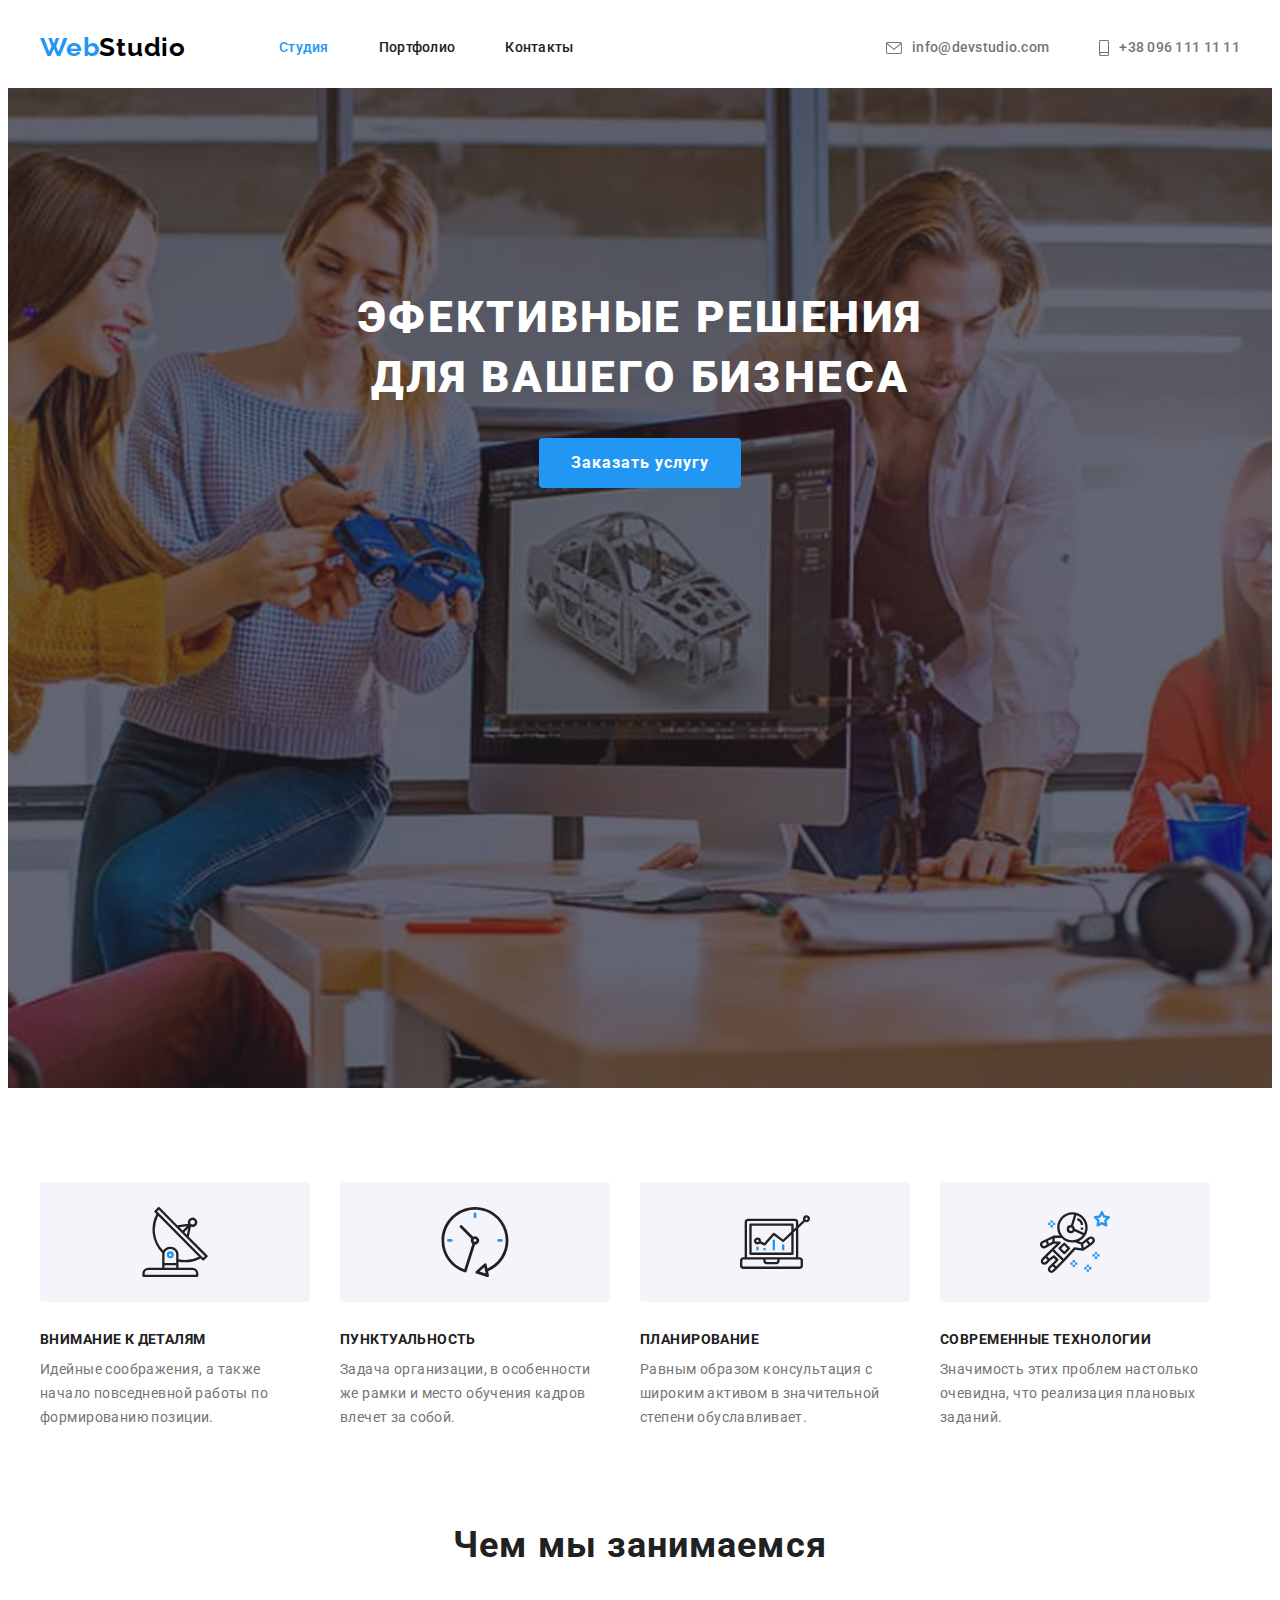
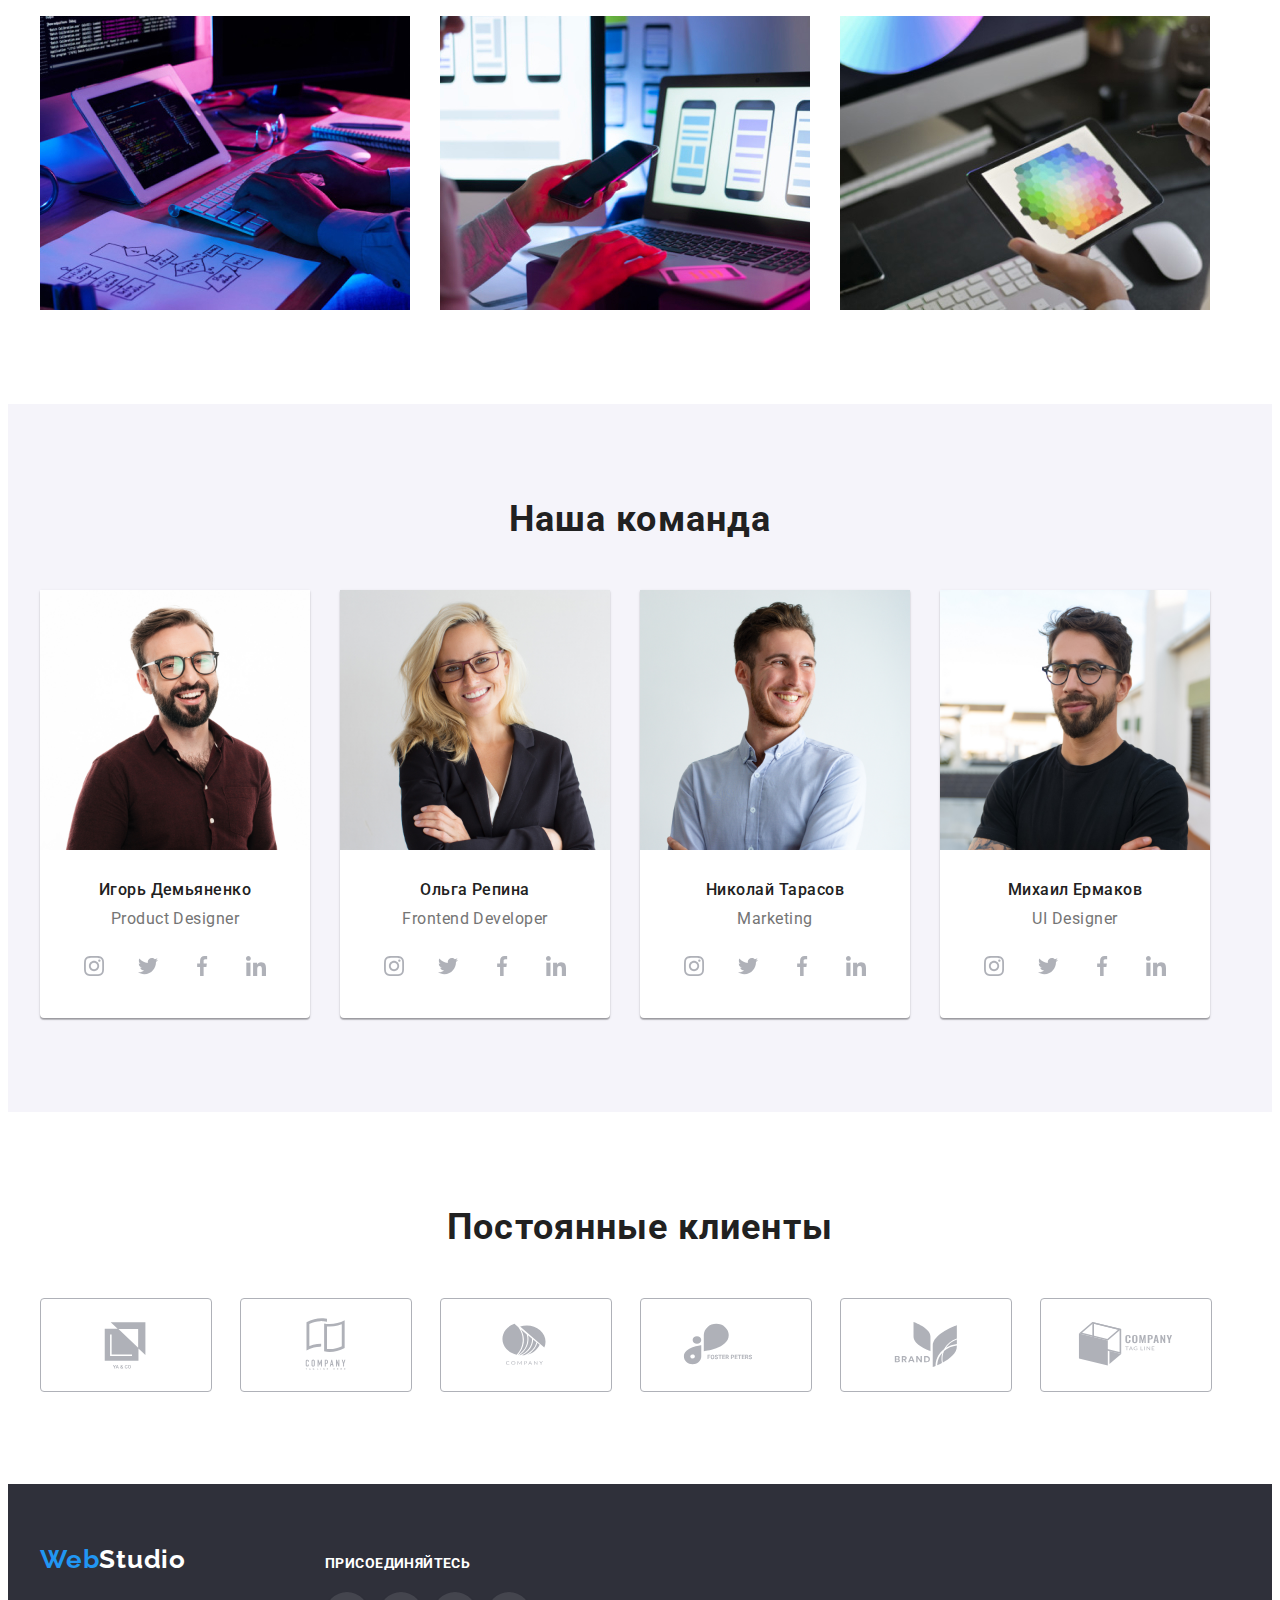
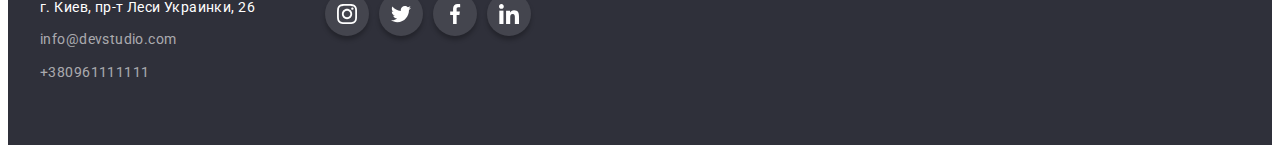
<file: index.html>
<!DOCTYPE html>
<html lang="ru">
<head>
    <meta charset="UTF-8">
    <meta http-equiv="X-UA-Compatible" content="IE=edge">
    <meta name="viewport" content="width=device-width, initial-scale=1.0">
    <title>WebStudio (hw4)</title>
    <link rel="preconnect" href="https://fonts.googleapis.com">
    <link rel="preconnect" href="https://fonts.gstatic.com" crossorigin>
    <link href="https://fonts.googleapis.com/css2?family=Raleway:wght@700&family=Roboto:wght@400;500;700;900&display=swap" rel="stylesheet">
    <link rel="stylesheet" href="https://cdnjs.cloudflare.com/ajax/libs/modern-normalize/1.1.0/modern-normalize.min.css" integrity="sha512-wpPYUAdjBVSE4KJnH1VR1HeZfpl1ub8YT/NKx4PuQ5NmX2tKuGu6U/JRp5y+Y8XG2tV+wKQpNHVUX03MfMFn9Q==" crossorigin="anonymous" referrerpolicy="no-referrer" />
    <link rel="stylesheet" href="./css/style.css">
</head>
<body class="page">
    <header class="container">
        
        <!--Навигация сайта-->
        <div class="main-nav">
            <nav class="main-nav">
                <a href="/" class="logo-link" lang="en">
                    <span class="web">Web</span>Studio
                </a>
            
                <ul class="site-nav list">
                    <li class="item"><a href="/" class="current site-nav-link link">Студия</a></li>
                    <li class="item"><a href="./portfolio.html" class="site-nav-link link">Портфолио</a></li>
                    <li class="item"><a href="" class="site-nav-link link">Контакты</a></li>
                </ul>
            </nav>
            
            <!--Контакты-->
            <ul class="auth-nav list main-nav">
                <li class="item"><a href="mailto:info@devstudio.com" class="auth-nav-link link mail" lang="en">
                    <svg class="icon-mail" width="16" height="12">
                        <use href="./images/icons.svg#icon-mail"></use>
                    </svg>
                        info@devstudio.com</a>
                </li>
                <li class="item"><a href="tel:+380961111111" class="auth-nav-link link tel">
                    <svg class="icon-mail" width="10" height="16">
                        <use href="./images/icons.svg#icon-tel"></use>
                    </svg> 
                        +38 096 111 11 11</a>
                </li>
            </ul>
        </div>
    </header>
    
    <main>
        
        <!--Герой-->
        <section class="backround-hero hero overlay">
            <h1 class="primary-title">ЭФЕКТИВНЫЕ РЕШЕНИЯ<br> ДЛЯ ВАШЕГО БИЗНЕСА</h1>
            <div class="main-button"><button type="button" class="button-primary">Заказать услугу</button></div>
        </section>
        
        <!--Особенности-->
        <section class="section">
            <div class="container">
                <h2 class="secondary-title visually-hidden">Особенности</h2>
                <ul class="list">
                    <li class="list-item antenna">
                        <h3 class="section-qualities">ВНИМАНИЕ К ДЕТАЛЯМ</h3>
                        <p class="section-text">Идейные соображения, а также начало повседневной работы по формированию позиции.</p>
                    </li>
                    <li class="list-item clock">
                        <h3 class="section-qualities">ПУНКТУАЛЬНОСТЬ</h3>
                        <p class="section-text">Задача организации, в особенности же рамки и место обучения кадров влечет за собой.</p>
                    </li>
                    <li class="list-item diagram">
                        <h3 class="section-qualities">ПЛАНИРОВАНИЕ</h3>
                        <p class="section-text">Равным образом консультация с широким активом в значительной степени обуславливает.</p>
                    </li>
                    <li class="list-item astronaut">
                        <h3 class="section-qualities">СОВРЕМЕННЫЕ ТЕХНОЛОГИИ</h3>
                        <p class="section-text">Значимость этих проблем настолько очевидна, что реализация плановых заданий.</p>
                    </li>
                </ul>
            </div>
        </section>
        
        <!--Чем мы занимаемся-->
        <section class="work">
            <div class="container">
                <h2 class="secondary-title">Чем мы занимаемся</h2>
                <ul class="list">
                    <li class="working-list"><img src="./images/box_1.jpg" alt="Программист работает" width="370" height="294"></li>
                    <li class="working-list"><img src="./images/box_2.jpg" alt="Команда работает над мобильным интерфейсом" width="370"></li>
                    <li class="working-list"><img src="./images/box_3.jpg" alt="Веб-дизайнер работает над выбором цвета" width="370"></li>
                </ul>
            </div>
        </section>
        
        <!--Наша команда-->
        <section class="team">
            <div class="container">
                <h2 class="secondary-title">Наша команда</h2>
                <ul class="list card-human">
                    <li class="card">
                        <img src="./images/igor.jpg" alt="Игорь Демьяненко" width="270">
                        <div class="description">
                            <h3 class="team-human">Игорь Демьяненко</h3>
                            <p class="team-text" lang="en">Product Designer</p>
                            <ul class="human-icon">
                                <li class="icon">
                                    <a class="icon-link" href="">
                                        <svg class="icon-network" width="20" height="20">
                                            <use href="./images/icons.svg#icon-instagram"></use>
                                        </svg>
                                    </a>
                                </li>
                                <li class="icon">
                                    <a class="icon-link" href="">
                                        <svg class="icon-network" width="20" height="20">
                                            <use href="./images/icons.svg#icon-twitter"></use>
                                        </svg>
                                    </a>
                                </li>
                                <li class="icon">
                                    <a class="icon-link" href="">
                                        <svg class="icon-network" width="20px" height="20px">
                                            <use href="./images/icons.svg#icon-facebook"></use>
                                        </svg>
                                    </a>
                                </li>
                                <li class="icon">
                                    <a class="icon-link" href="">
                                        <svg class="icon-network" width="20" height="20">
                                            <use href="./images/icons.svg#icon-linkedin"></use>
                                        </svg>
                                    </a>
                                </li>
                            </ul>
                        </div>
                    </li>
                    <li class="card">
                        <img src="./images/olga.jpg" alt="Ольга Репина" width="270">
                        <div class="description">
                            <h3 class="team-human">Ольга Репина</h3>
                            <p class="team-text" lang="en">Frontend Developer</p>
                            <ul class="human-icon">
                                <li class="icon">
                                    <a class="icon-link" href="">
                                        <svg class="icon-network" width="20" height="20">
                                            <use href="./images/icons.svg#icon-instagram"></use>
                                        </svg>
                                    </a>
                                </li>
                                <li class="icon">
                                    <a class="icon-link" href="">
                                        <svg class="icon-network" width="20" height="20">
                                            <use href="./images/icons.svg#icon-twitter"></use>
                                        </svg>
                                    </a>
                                </li>
                                <li class="icon">
                                    <a class="icon-link" href="">
                                        <svg class="icon-network" width="20" height="20">
                                            <use href="./images/icons.svg#icon-facebook"></use>
                                        </svg>
                                    </a>
                                </li>
                                <li class="icon">
                                    <a class="icon-link" href="">
                                        <svg class="icon-network" width="20" height="20">
                                            <use href="./images/icons.svg#icon-linkedin"></use>
                                        </svg>
                                    </a>
                                </li>
                            </ul>
                        </div>
                    </li>
                    <li class="card">
                        <img src="./images/nikolay.jpg" alt="Николай Тарасов" width="270">
                        <div class="description">
                            <h3 class="team-human">Николай Тарасов</h3>
                            <p class="team-text" lang="en">Marketing</p>
                            <ul class="human-icon">
                                <li class="icon">
                                    <a class="icon-link" href="">
                                        <svg class="icon-network" width="20" height="20">
                                            <use href="./images/icons.svg#icon-instagram"></use>
                                        </svg>
                                    </a>
                                </li>
                                <li class="icon">
                                    <a class="icon-link" href="">
                                        <svg class="icon-network" width="20" height="20">
                                            <use href="./images/icons.svg#icon-twitter"></use>
                                        </svg>
                                    </a>
                                </li>
                                <li class="icon">
                                    <a class="icon-link" href="">
                                        <svg class="icon-network" width="20" height="20">
                                            <use href="./images/icons.svg#icon-facebook"></use>
                                        </svg>
                                    </a>
                                </li>
                                <li class="icon">
                                    <a class="icon-link" href="">
                                        <svg class="icon-network" width="20" height="20">
                                            <use href="./images/icons.svg#icon-linkedin"></use>
                                        </svg>
                                    </a>
                                </li>
                            </ul>
                        </div>
                    </li>
                    <li class="card">
                        <img src="./images/michael.jpg" alt="Михаил Ермаков" width="270">
                        <div class="description">
                            <h3 class="team-human">Михаил Ермаков</h3>
                            <p class="team-text" lang="en">UI Designer</p>
                            <ul class="human-icon">
                                <li class="icon">
                                    <a class="icon-link" href="">
                                        <svg class="icon-network" width="20" height="20">
                                            <use href="./images/icons.svg#icon-instagram"></use>
                                        </svg>
                                    </a>
                                </li>
                                <li class="icon">
                                    <a class="icon-link" href="">
                                        <svg class="icon-network" width="20" height="20">
                                            <use href="./images/icons.svg#icon-twitter"></use>
                                        </svg>
                                    </a>
                                </li>
                                <li class="icon">
                                    <a class="icon-link" href="">
                                        <svg class="icon-network" width="20" height="20">
                                            <use href="./images/icons.svg#icon-facebook"></use>
                                        </svg>
                                    </a>
                                </li>
                                <li class="icon">
                                    <a class="icon-link" href="">
                                        <svg class="icon-network" width="20" height="20">
                                            <use href="./images/icons.svg#icon-linkedin"></use>
                                        </svg>
                                    </a>
                                </li>
                            </ul>
                        </div>
                    </li>
                </ul>
            </div>
        </section>
        
        <!--Постоянные клиенты-->

        <section class="clients">
            <div class="container">
                <h2 class="secondary-title">Постоянные клиенты</h2>
                <ul class="list">
                    <li class="client-logo">
                        <a class="client" href="">
                            <svg class="symbol" width="106" height="60">
                                <use href="./images/icons-clients.svg#icon-logo-1"></use>
                            </svg>
                        </a>
                    </li>
                    <li class="client-logo">
                        <a class="client" href="">
                            <svg class="symbol" width="106" height="60">
                                <use href="./images/icons-clients.svg#icon-logo-2"></use>
                            </svg>
                        </a>
                    <li class="client-logo">
                        <a class="client" href="">
                            <svg class="symbol" width="106" height="60">
                                <use href="./images/icons-clients.svg#icon-logo-3"></use>
                            </svg>
                        </a>
                    </li>
                    <li class="client-logo">
                        <a class="client" href="">
                            <svg class="symbol" width="106" height="60">
                                <use href="./images/icons-clients.svg#icon-logo-4"></use>
                            </svg>
                        </a>
                    </li>
                    <li class="client-logo">
                        <a class="client" href="">
                            <svg class="symbol" width="106" height="60">
                                <use href="./images/icons-clients.svg#icon-logo-5"></use>
                            </svg>
                        </a>
                    </li>
                    <li class="client-logo">
                        <a class="client" href="">
                            <svg class="symbol" width="106" height="60">
                                <use href="./images/icons-clients.svg#icon-logo-6"></use>
                            </svg>
                        </a>
                    </li>
                </ul>
            </div>    
        </section>
    </main>

    <footer class="backround-footer">
        <div class="container main-footer">
            <div class="contacts-social">
                <div class="contacts-footer">
                    <a href="/" class="logo link" lang="en">
                        <span class="web">Web</span><span class="footer-logo">Studio</span>
                    </a>
                
                    <!--Контакты-->
                    <address class="address">г. Киев, пр-т Леси Украинки, 26</address>
                    <ul class="contacts">
                        <li class="contact-mail"><a class="footer-contacts link" href="mailto:info@devstudio.com"
                                lang="en">info@devstudio.com</a></li>
                        <li class="contact-tel"><a class="footer-contacts link" href="tel:+380961111111">+380961111111</a></li>
                    </ul>
                </div>
                <div class="menu-social">
                    <h3 class="menu-socials-head">ПРИСОЕДИНЯЙТЕСЬ</h3>
                    <ul class="socials">
                        <li class="link-icon-list">
                            <a class="link-icon" href="">
                                <svg class="icon-social" width="20" height="20">
                                    <use href="./images/icons.svg#icon-instagram"></use>
                                </svg>
                            </a>
                        </li>
                        <li class="link-icon-list">
                            <a class="link-icon" href="">
                                <svg class="icon-social" width="20" height="20">
                                    <use href="./images/icons.svg#icon-twitter"></use>
                                </svg>
                            </a>
                        </li>
                        <li class="link-icon-list">
                            <a class="link-icon" href="">
                                <svg class="icon-social" width="20" height="20">
                                    <use href="./images/icons.svg#icon-facebook"></use>
                                </svg>
                            </a>
                        </li>
                        <li class="link-icon-list">
                            <a class="link-icon" href="">
                                <svg class="icon-social" width="20" height="20">
                                    <use href="./images/icons.svg#icon-linkedin"></use>
                                </svg>
                            </a>
                        </li>
                    </ul>
                </div>
            </div>
        </div>
    </footer>
    </body>
</html>
</file>
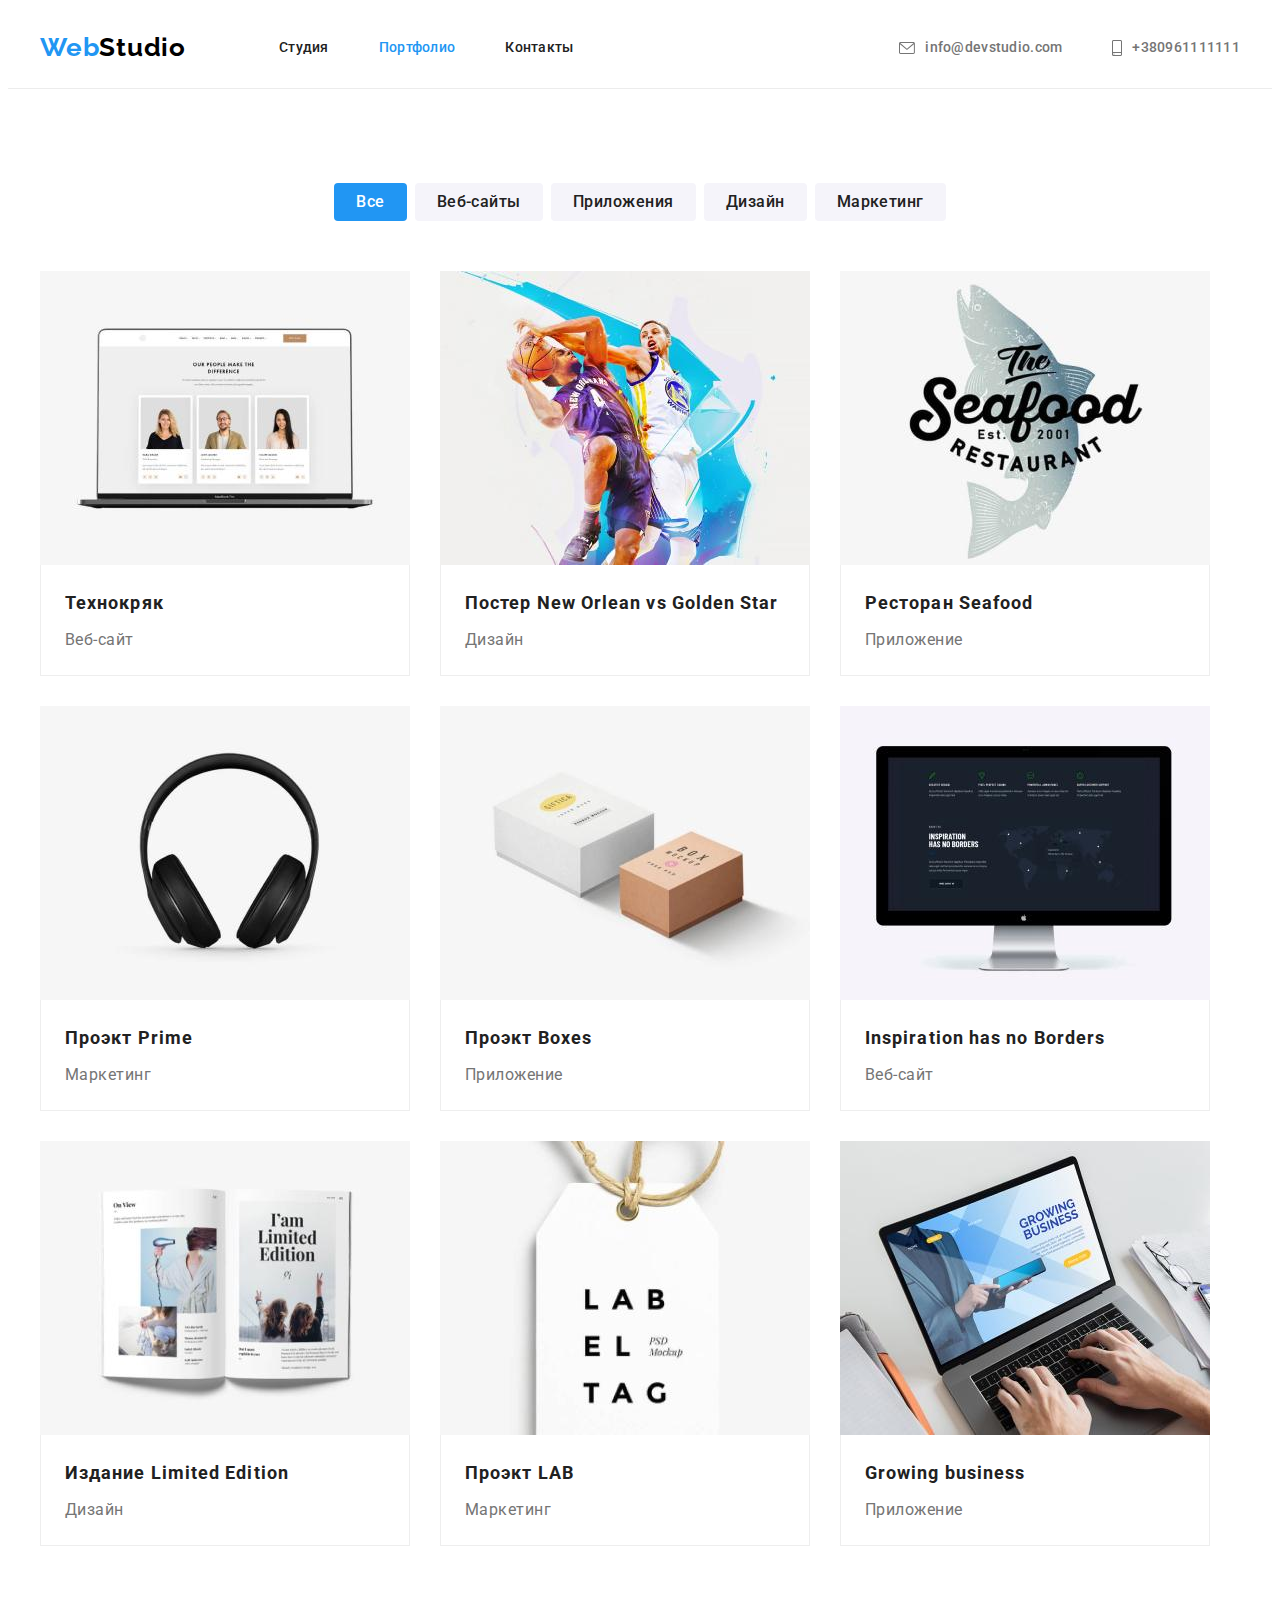
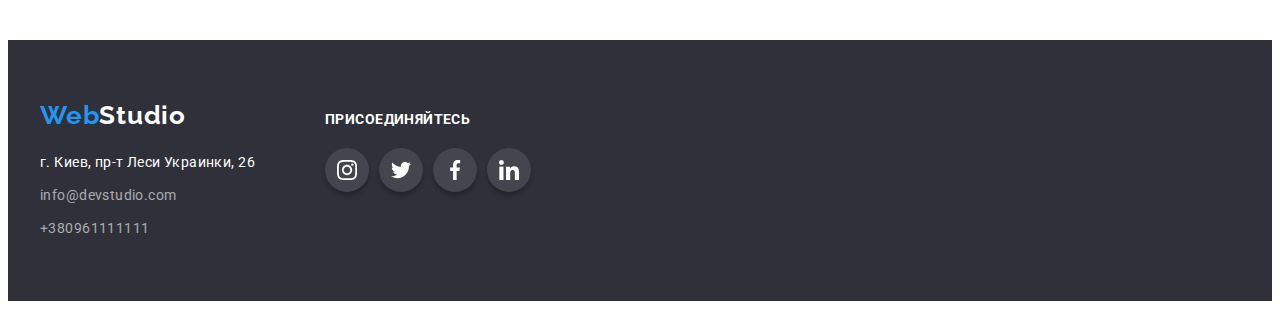
<file: portfolio.html>
<!DOCTYPE html>
<html lang="ru">

<head>
    <meta charset="UTF-8">
    <meta http-equiv="X-UA-Compatible" content="IE=edge">
    <meta name="viewport" content="width=device-width, initial-scale=1.0">
    <title>WebStudio (hw3)</title>
    <link rel="preconnect" href="https://fonts.googleapis.com">
    <link rel="preconnect" href="https://fonts.gstatic.com" crossorigin>
    <link href="https://fonts.googleapis.com/css2?family=Raleway:wght@700&family=Roboto:wght@400;500;700;900&display=swap" rel="stylesheet">
    <link rel="stylesheet" href="https://cdnjs.cloudflare.com/ajax/libs/modern-normalize/1.1.0/modern-normalize.min.css"
    integrity="sha512-wpPYUAdjBVSE4KJnH1VR1HeZfpl1ub8YT/NKx4PuQ5NmX2tKuGu6U/JRp5y+Y8XG2tV+wKQpNHVUX03MfMFn9Q=="
    crossorigin="anonymous" referrerpolicy="no-referrer" />
    <link rel="stylesheet" href="./css/style.css">
</head>

<body class="page">
    <div class="border">
        <header class="container">
        
            <!--Навигация сайта-->
            <div class="main-nav">
                <nav class="main-nav">
                    <a href="/" class="logo-link" lang="en">
                        <span class="web">Web</span>Studio
                    </a>
        
                    <ul class="site-nav list">
                        <li class="item"><a href="/" class="site-nav-link link">Студия</a></li>
                        <li class="item"><a href="./portfolio.html" class="current site-nav-link link">Портфолио</a></li>
                        <li class="item"><a href="" class="site-nav-link link">Контакты</a></li>
                    </ul>
                </nav>
        
                <!--Контакты-->
                <ul class="auth-nav list main-nav">
                    <li class="item"><a href="mailto:info@devstudio.com" class="auth-nav-link link mail" lang="en">
                            <svg class="icon-mail" width="16px" height="12px">
                                <use href="./images/icons.svg#icon-mail"></use>
                            </svg>
                            info@devstudio.com</a>
                    </li>
                    <li class="item"><a href="tel:+380961111111" class="auth-nav-link link tel">
                            <svg class="icon-mail" width="10px" height="16px">
                                <use href="./images/icons.svg#icon-tel"></use>
                            </svg>
                            +380961111111</a>
                    </li>
                </ul>
            </div>
        </header>
    </div>

    <main>
        
        <!--Наши проэкты-->
        <section class="project-filter">
                <div class="container">
                    <h1 class="visually-hidden">Примеры проэктов</h1>
                    <ul class="list filter">
                        <li class="btn-filter"><button type="button" class="current button-filter">Все</button></li>
                        <li class="btn-filter"><button type="button" class="button-filter">Веб-сайты</button></li>
                        <li class="btn-filter"><button type="button" class="button-filter">Приложения</button></li>
                        <li class="btn-filter"><button type="button" class="button-filter">Дизайн</button></li>
                        <li class="btn-filter"><button type="button" class="button-filter">Маркетинг</button></li>
                    </ul>
                    <ul class="list">
                        <li class="flex-element">
                            <a href="" class="link">
                                <img src="./images/portfolio/tehnokryack.jpg" alt="Технокряк" width="370">
                                <div class="descr-flex-element">
                                    <h2 class="section-title">Технокряк</h2>
                                    <p class="section-filter">Веб-сайт</p>
                                </div>
                            </a>
                        </li>
                        <li class="flex-element">
                            <a href="" class="link">
                                <img src="./images/portfolio/norlean-vs-gstar.jpg" alt="Постер New Orlean vs Golden Star" width="370">
                                <div class="descr-flex-element">
                                    <h2 class="section-title">Постер New Orlean vs Golden Star</h2>
                                    <p class="section-filter">Дизайн</p>
                                </div>
                            </a>
                        </li>
                        <li class="flex-element">
                            <a href="" class="link">
                                <img src="./images/portfolio/seafood.jpg" alt="Ресторан Seafood" width="370">
                                <div class="descr-flex-element">
                                    <h2 class="section-title">Ресторан Seafood</h2>
                                    <p class="section-filter">Приложение</p>
                                </div>
                            </a>
                        </li>
                        <li class="flex-element">
                            <a href="" class="link">
                                <img src="./images/portfolio/prime.jpg" alt="Проэкт Prime" width="370">
                                <div class="descr-flex-element">
                                    <h2 class="section-title">Проэкт Prime</h2>
                                    <p class="section-filter">Маркетинг</p>
                                </div>
                            </a>
                        </li>
                        <li class="flex-element">
                            <a href="" class="link">
                                <img src="./images/portfolio/boxes.jpg" alt="Проэкт Boxes" width="370">
                                <div class="descr-flex-element">
                                    <h2 class="section-title">Проэкт Boxes</h2>
                                    <p class="section-filter">Приложение</p>
                                </div>
                            </a>
                        </li>
                        <li class="flex-element">
                            <a href="" class="link">
                                <img src="./images/portfolio/inspiration.jpg" alt="У вдохновения нет границ" width="370">
                                <div class="descr-flex-element">
                                    <h2 class="section-title" lang="en">Inspiration has no Borders</h2>
                                    <p class="section-filter">Веб-сайт</p>
                                </div>
                            </a>
                        </li>
                        <li class="flex-element">
                            <a href="" class="link">
                                <img src="./images/portfolio/limited-edition.jpg" alt="Издание Limited Edition" width="370">
                                <div class="descr-flex-element">
                                    <h2 class="section-title">Издание Limited Edition</h2>
                                    <p class="section-filter">Дизайн</p>
                                </div>
                            </a>
                        </li>
                        <li class="flex-element">
                            <a href="" class="link">
                                <img src="./images/portfolio/lab.jpg" alt="Проэкт LAB" width="370">
                                <div class="descr-flex-element">
                                    <h2 class="section-title">Проэкт LAB</h2>
                                    <p class="section-filter">Маркетинг</p>
                                </div>
                            </a>
                        </li>
                        <li class="flex-element">
                            <a href="" class="link">
                                <img src="./images/portfolio/growing-business.jpg" alt="Растущий бизнес" width="370">
                                <div class="descr-flex-element">
                                    <h2 class="section-title" lang="en">Growing business</h2>
                                    <p class="section-filter">Приложение</p>
                                </div>
                            </a>
                        </li>
                    </ul>
                </div>
        </section>
    </main>

    <footer class="backround-footer">
        <div class="container main-footer">
            <div class="contacts-social">
                <div class="contacts-footer">
                    <a href="/" class="logo link" lang="en">
                        <span class="web">Web</span><span class="footer-logo">Studio</span>
                    </a>
    
                    <!--Контакты-->
                    <address class="address">г. Киев, пр-т Леси Украинки, 26</address>
                    <ul class="contacts">
                        <li class="contact-mail"><a class="footer-contacts link" href="mailto:info@devstudio.com"
                                lang="en">info@devstudio.com</a></li>
                        <li class="contact-tel"><a class="footer-contacts link" href="tel:+380961111111">+380961111111</a>
                        </li>
                    </ul>
                </div>
                <div class="menu-social">
                    <h3 class="menu-socials-head">ПРИСОЕДИНЯЙТЕСЬ</h3>
                    <ul class="socials">
                        <li class="link-icon-list">
                            <a class="link-icon" href="">
                                <svg class="icon-social" width="20" height="20">
                                    <use href="./images/icons.svg#icon-instagram"></use>
                                </svg>
                            </a>
                        </li>
                        <li class="link-icon-list">
                            <a class="link-icon" href="">
                                <svg class="icon-social" width="20" height="20">
                                    <use href="./images/icons.svg#icon-twitter"></use>
                                </svg>
                            </a>
                        </li>
                        <li class="link-icon-list">
                            <a class="link-icon" href="">
                                <svg class="icon-social" width="20" height="20">
                                    <use href="./images/icons.svg#icon-facebook"></use>
                                </svg>
                            </a>
                        </li>
                        <li class="link-icon-list">
                            <a class="link-icon" href="">
                                <svg class="icon-social" width="20" height="20">
                                    <use href="./images/icons.svg#icon-linkedin"></use>
                                </svg>
                            </a>
                        </li>
                    </ul>
                </div>
            </div>
        </div>
    </footer>
</body>

</html>
</file>
<file: css/style.css>
/* основной текст #212121 */

/* вторичный текст #757575 */

/* акцент #2196F3 */

/* белый цвет #ffffff */

/* цвет контактов в футере rgba(255, 255, 255, 0.6) */

/* вторичный цвет фона #2F303A */

:root {
  --main-text-color: #212121;
  --secondary-text-color: #757575;
  --accent-color: #2196f3;
  --primary-title-color: #ffffff;
}

/* Класы утилиты */
button {
  cursor: pointer;
}

h1,
h2,
h3,
h4,
h5,
h6,
p,
ul {
  margin: 0;
  padding: 0;
}

img {
  display: block;
}

.list {
  list-style: none;
  margin: 0;
  padding: 0;
  display: flex;
  flex-wrap: wrap;
}

.link {
  text-decoration: none;
}

.page {
  color: var(--main-text-color);
  background-color: #ffffff;
  font-family: roboto, sans-serif;
}

.container {
  margin-left: auto;
  margin-right: auto;
  padding-left: 15px;
  padding-right: 15px;

  width: 1200px;
}

.logo-link {
  color: #000;
  text-decoration: none;
  font-family: Raleway;
  font-style: normal;
  font-weight: bold;
  font-size: 26px;
  line-height: 1.2;
  letter-spacing: 0.03em;

  padding-top: 24px;
  padding-bottom: 25px;
}

/* Main-nav */
.main-nav {
  display: flex;
}

.border {
  border-bottom: 1px solid #ececec;
}

.main-nav-portfolio {
  display: flex;
}

/* site-nav */
.site-nav .item + .item {
  margin-left: 50px;
}

.site-nav {
  margin-left: 93px;
}

.site-nav-link {
  color: var(--main-text-color);
  display: block;

  padding-top: 32px;
  padding-bottom: 32px;
}

.site-nav-link:hover,
.site-nav-link:focus {
  color: var(--accent-color);
}

.site-nav .current {
  color: var(--accent-color);
}

.filter .current {
  background-color: var(--accent-color);
  color: #ffffff;
}

/* auth-nav */
.auth-nav {
  margin-left: auto;
}

.auth-nav .item + .item {
  margin-left: 50px;
}

.auth-nav-link {
  padding-top: 32px;
  padding-bottom: 32px;
}

.auth-nav-link,
.section-text {
  color: var(--secondary-text-color);
}
.auth-nav-link:hover,
.auth-nav-link:focus {
  color: var(--accent-color);
}

.site-nav,
.auth-nav {
  font-weight: 500;
  font-size: 14px;
  line-height: 1.14;
  letter-spacing: 0.02em;
}

.link.mail,
.link.tel {
  align-items: center;
  display: flex;
}

.icon-mail,
.icon-tel {
  margin-right: 10px;
  fill: currentColor;
}

/* Логотип */
.web {
  color: var(--accent-color);
}

/* Цвет фона */
.backround-footer {
  padding-top: 60px;
  padding-bottom: 60px;
  background-color: #2f303a;
}

.hero {
  text-align: center;
  padding-top: 200px;
  padding-bottom: 200px;
}

.overlay {
  max-width: 1600px;
  height: 600px;
  margin-left: auto;
  margin-right: auto;
  background-image: linear-gradient(to right, rgba(47, 48, 58, 0.4), rgba(47, 48, 58, 0.4)),
    url(../images/bg-image.jpg), url(../images/alt-bg.jpg);
  background-repeat: no-repeat;
  background-position: center;
  background-size: cover;
}

/* Скрытый заголвок */
.visually-hidden {
  position: absolute;
  white-space: nowrap;
  width: 1px;
  height: 1px;
  overflow: hidden;
  border: 0;
  padding: 0;
  clip: rect(0 0 0 0);
  clip-path: inset(50%);
  margin: -1px;
}

/* Основные заголовки */
.primary-title {
  margin-bottom: 30px;

  color: var(--primary-title-color);
  font-weight: 900;
  font-size: 44px;
  line-height: 1.36;
  letter-spacing: 0.06em;
}

.secondary-title {
  margin-bottom: 50px;
  font-weight: 700;
  font-size: 36px;
  line-height: 1.17;
  letter-spacing: 0.03em;
  text-align: center;
}

/* Наши качества */

.section {
  padding-bottom: 94px;
  padding-top: 94px;
}

.antenna::before {
  background-image: url(../images/icon-antenna.svg);
}

.clock::before {
  background-image: url(../images/icon-clock.svg);
}

.diagram::before {
  background-image: url(../images/icon-diagram.svg);
}

.astronaut::before {
  background-image: url(../images/icon-astronaut.svg);
}

.list-item::before {
  display: block;
  content: '';
  height: 120px;
  border-radius: 4px;
  margin-bottom: 30px;
  background-color: #f5f4fa;
  background-repeat: no-repeat;
  background-position: center;
}

.section-qualities {
  font-weight: 700;
  font-size: 14px;
  line-height: 1.14;
  letter-spacing: 0.03em;
  text-transform: uppercase;

  margin-top: 0;
  margin-bottom: 10px;
}

.section-text,
.footer-contacts {
  color: var(--secondary-text-color);
  font-size: 14px;
  line-height: 1.71;
  letter-spacing: 0.03em;
}

.section-text {
  margin-top: 0;
}

/* Чем мы занимаемся */
.work {
  padding-bottom: 94px;
}

/* Наша команда */
.team {
  background-color: #f5f4fa;
  padding-top: 94px;
  padding-bottom: 94px;
}

.description {
  padding-top: 30px;
  padding-bottom: 30px;
}

.team-human {
  font-weight: 500;
  font-size: 16px;
  line-height: 1.19;
  text-align: center;
  letter-spacing: 0.03em;

  margin-bottom: 10px;
}

.team-text {
  color: var(--secondary-text-color);
  font-size: 16px;
  line-height: 1.19;
  text-align: center;
  letter-spacing: 0.03em;
  margin-bottom: 16px;
}

.human-icon {
  display: flex;
  justify-content: center;
}

.human-icon .link-icon-list + .link-icon-list {
  margin-left: 10px;
}

.card {
  background: #ffffff;
  box-shadow: 0px 1px 3px rgba(0, 0, 0, 0.12), 0px 1px 1px rgba(0, 0, 0, 0.14),
    0px 2px 1px rgba(0, 0, 0, 0.2);
  border-radius: 0px 0px 4px 4px;

  margin-right: 30px;
}

.card:nth-child(4n) {
  margin-right: 0;
}

.clients {
  display: flex;
  padding-top: 94px;
  padding-bottom: 94px;
}

.client-logo {
  display: block;
  margin: 0;
  padding: 0;
  width: 170px;
  height: 92px;
}

.client {
  display: flex;
  width: 100%;
  height: 100%;
  border: 1px solid #afb1b8;
  border-radius: 4px;
  align-items: center;
  justify-content: center;
}

.list .client-logo + .client-logo {
  margin-left: 30px;
}

.symbol {
  fill: rgba(175, 177, 184, 1);
}

.client:hover,
.client:focus {
  border-color: #2196f3;
}

.client:hover .symbol,
.client:focus .symbol {
  fill: #2196f3;
}

/* Футер Адрес */
.address {
  font-style: normal;
  font-weight: 400;
  font-size: 14px;
  line-height: 1.71;
  letter-spacing: 0.03em;

  margin-bottom: 9px;
}

.contact-mail {
  margin-bottom: 9px;
}

.logo {
  display: block;
  margin-bottom: 20px;
}

.address,
.footer-logo {
  color: #ffffff;
}

.web,
.footer-logo {
  text-decoration: none;
  font-family: Raleway;
  font-style: normal;
  font-weight: bold;
  font-size: 26px;
  line-height: 1.2;
  letter-spacing: 0.03em;
}

.contacts {
  list-style: none;
}

/* Цвет контактов в футере */
.footer-contacts {
  color: rgba(255, 255, 255, 0.6);
}

.main-footer {
  display: flex;
}

.menu-social {
  margin-left: 70px;
}

.menu-socials-head {
  font-family: Roboto;
  font-style: normal;
  font-weight: bold;
  font-size: 14px;
  line-height: 1.14;
  letter-spacing: 0.03em;
  color: #ffffff;
  margin-bottom: 20px;
}

.socials {
  display: flex;
}

.contacts-social {
  display: flex;
  align-items: baseline;
}

.link-icon-list {
  display: block;
  padding: 0;
  margin: 0;
  background-color: rgba(255, 255, 255, 0.1);
  border-radius: 50%;
  box-shadow: 0px 4px 4px rgba(0, 0, 0, 0.25);
}

.link-icon {
  display: flex;
  width: 44px;
  height: 44px;
  border-radius: 50%;
  align-items: center;
  justify-content: center;
}

.link-icon:hover,
.link-icon:focus {
  background-color: rgba(33, 150, 243, 1);
}

.icon-link {
  display: flex;
  padding: 0;
  margin: 0;
  width: 44px;
  height: 44px;
  background-color: rgba(255, 255, 255, 0.1);
  border-radius: 50%;
  justify-content: center;
  align-items: center;
}

.icon-link:hover,
.icon-link:focus {
  background-color: rgba(33, 150, 243, 1);
  fill: #fff;
}

.human-icon .icon + .icon {
  margin-left: 10px;
}

.icon-network {
  fill: #afb1b8;
}

.icon-link:hover .icon-network,
.icon-link:focus .icon-network {
  fill: #fff;
}

.icon {
  display: block;
  fill: #fff;
}

.icon-social {
  fill: #fff;
}

.socials .link-icon-list + .link-icon-list {
  margin-left: 10px;
}

/* Основная кнопка */
.button-primary {
  color: #fff;
  background-color: var(--accent-color);
  font-weight: 700;
  font-size: 16px;
  line-height: 1.87;
  align-items: center;
  text-align: center;
  letter-spacing: 0.06em;
  font-family: inherit;
  border-radius: 4px;
  padding: 10px 32px;
  display: inline-block;
  min-width: 200px;
  border: 0px;
}

.button-primary:hover,
.button-primary:focus {
  background-color: #188ce8;
}

.project-filter {
  padding-top: 94px;
  padding-bottom: 94px;
}

/* Радиокнопка (филтер) */
.button-filter {
  display: inline-block;
  color: var(--main-text-color);
  background-color: #f5f4fa;
  font-weight: 500;
  font-size: 16px;
  line-height: 1.63;
  text-align: center;
  letter-spacing: 0.03em;
  font-family: inherit;
  border-radius: 4px;
  border: 0px;
  padding: 6px 22px;
}

.button-filter:hover,
.button-filter:focus {
  color: #fff;
  background-color: var(--accent-color);
  box-shadow: 0px 3px 1px rgba(0, 0, 0, 0.1), 0px 1px 2px rgba(0, 0, 0, 0.08),
    0px 2px 2px rgba(0, 0, 0, 0.12);
}

/* Примеры проэктов */
.section-title {
  color: var(--main-text-color);
  font-weight: 700;
  font-size: 18px;
  line-height: 2;
  letter-spacing: 0.06em;

  margin-bottom: 4px;
}

.section-filter {
  color: var(--secondary-text-color);
  font-size: 16px;
  line-height: 1.87;
  letter-spacing: 0.03em;
}

.descr-flex-element {
  border-bottom: 1px solid #eeeeee;
  border-left: 1px solid #eeeeee;
  border-right: 1px solid #eeeeee;
  padding-top: 20px;
  padding-bottom: 20px;
  padding-left: 24px;
  padding-right: 24px;
}

/* Чем мы занимаемся */
.working-list {
  margin-right: 30px;
}

.working-list:nth-child(3n) {
  margin-right: 0;
}

.filter {
  display: flex;
  justify-content: center;

  margin-bottom: 50px;
}

.flex-element {
  display: flex;
  flex-wrap: wrap;
  margin-right: 30px;
  margin-bottom: 30px;
}

.flex-element:nth-child(3n) {
  margin-right: 0;
}

.flex-element:nth-last-child(-n + 3) {
  margin-bottom: 0;
}

.flex-element:hover {
  box-shadow: 0px 1px 1px rgba(0, 0, 0, 0.12), 0px 4px 4px rgba(0, 0, 0, 0.06),
    1px 4px 6px rgba(0, 0, 0, 0.16);
}

.list-item {
  width: 270px;
  margin-right: 30px;
  align-items: center;
}

.list-item:nth-child(4n) {
  margin-right: 0;
}

.btn-filter {
  margin-right: 8px;
}

.btn-filter:nth-child(5n) {
  margin-right: 0;
}
</file>
